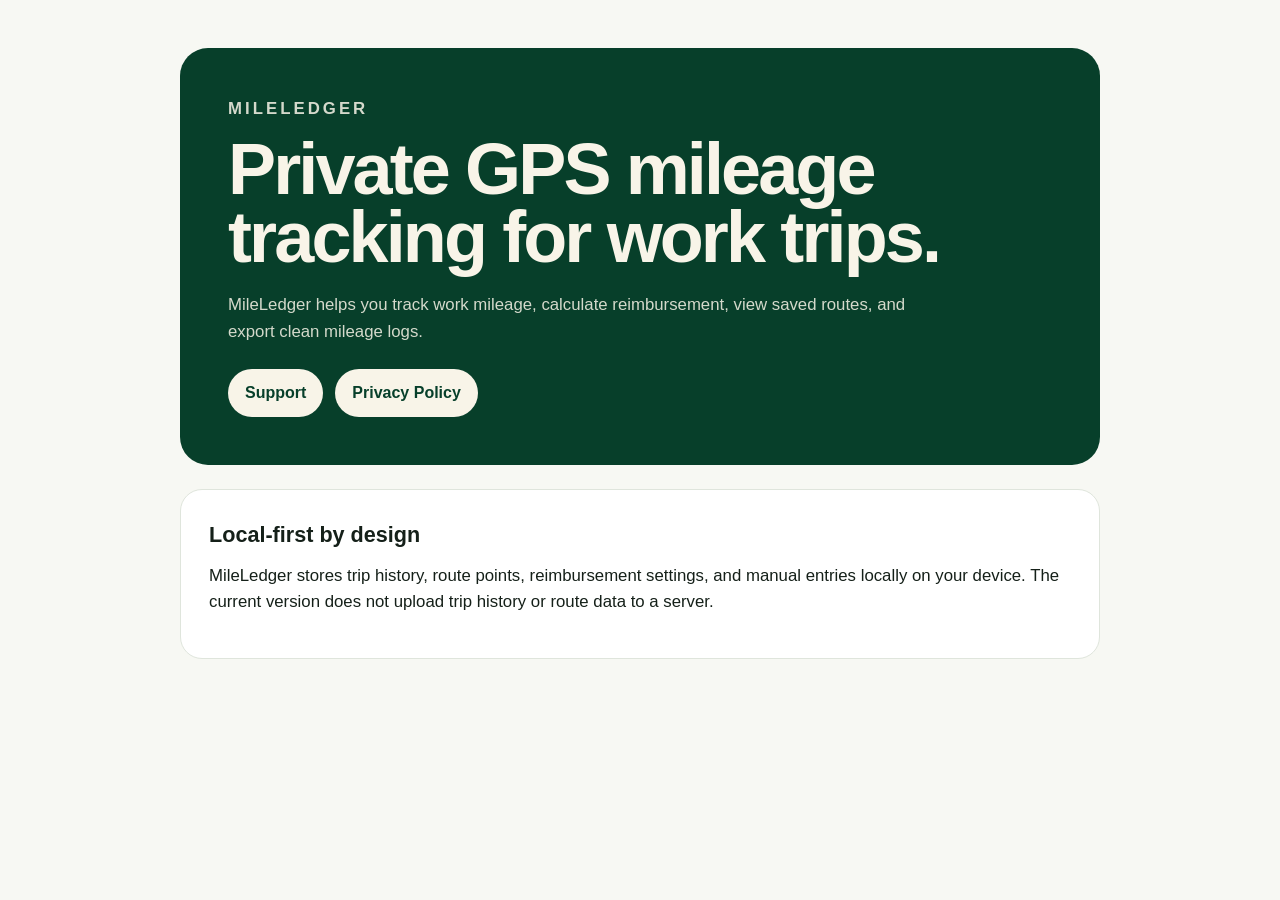
<file: index.html>
<!DOCTYPE html>
<html lang="en">
<head>
  <meta charset="UTF-8" />
  <meta name="viewport" content="width=device-width, initial-scale=1.0" />
  <title>MileLedger</title>
  <link rel="stylesheet" href="styles.css" />
</head>
<body>
  <main class="page">
    <section class="hero">
      <p class="eyebrow">MileLedger</p>
      <h1>Private GPS mileage tracking for work trips.</h1>
      <p class="subtitle">
        MileLedger helps you track work mileage, calculate reimbursement, view saved routes,
        and export clean mileage logs.
      </p>
      <div class="links">
        <a href="support.html">Support</a>
        <a href="privacy.html">Privacy Policy</a>
      </div>
    </section>

    <section class="card">
      <h2>Local-first by design</h2>
      <p>
        MileLedger stores trip history, route points, reimbursement settings, and manual entries
        locally on your device. The current version does not upload trip history or route data to a server.
      </p>
    </section>
  </main>
</body>
</html>
</file>
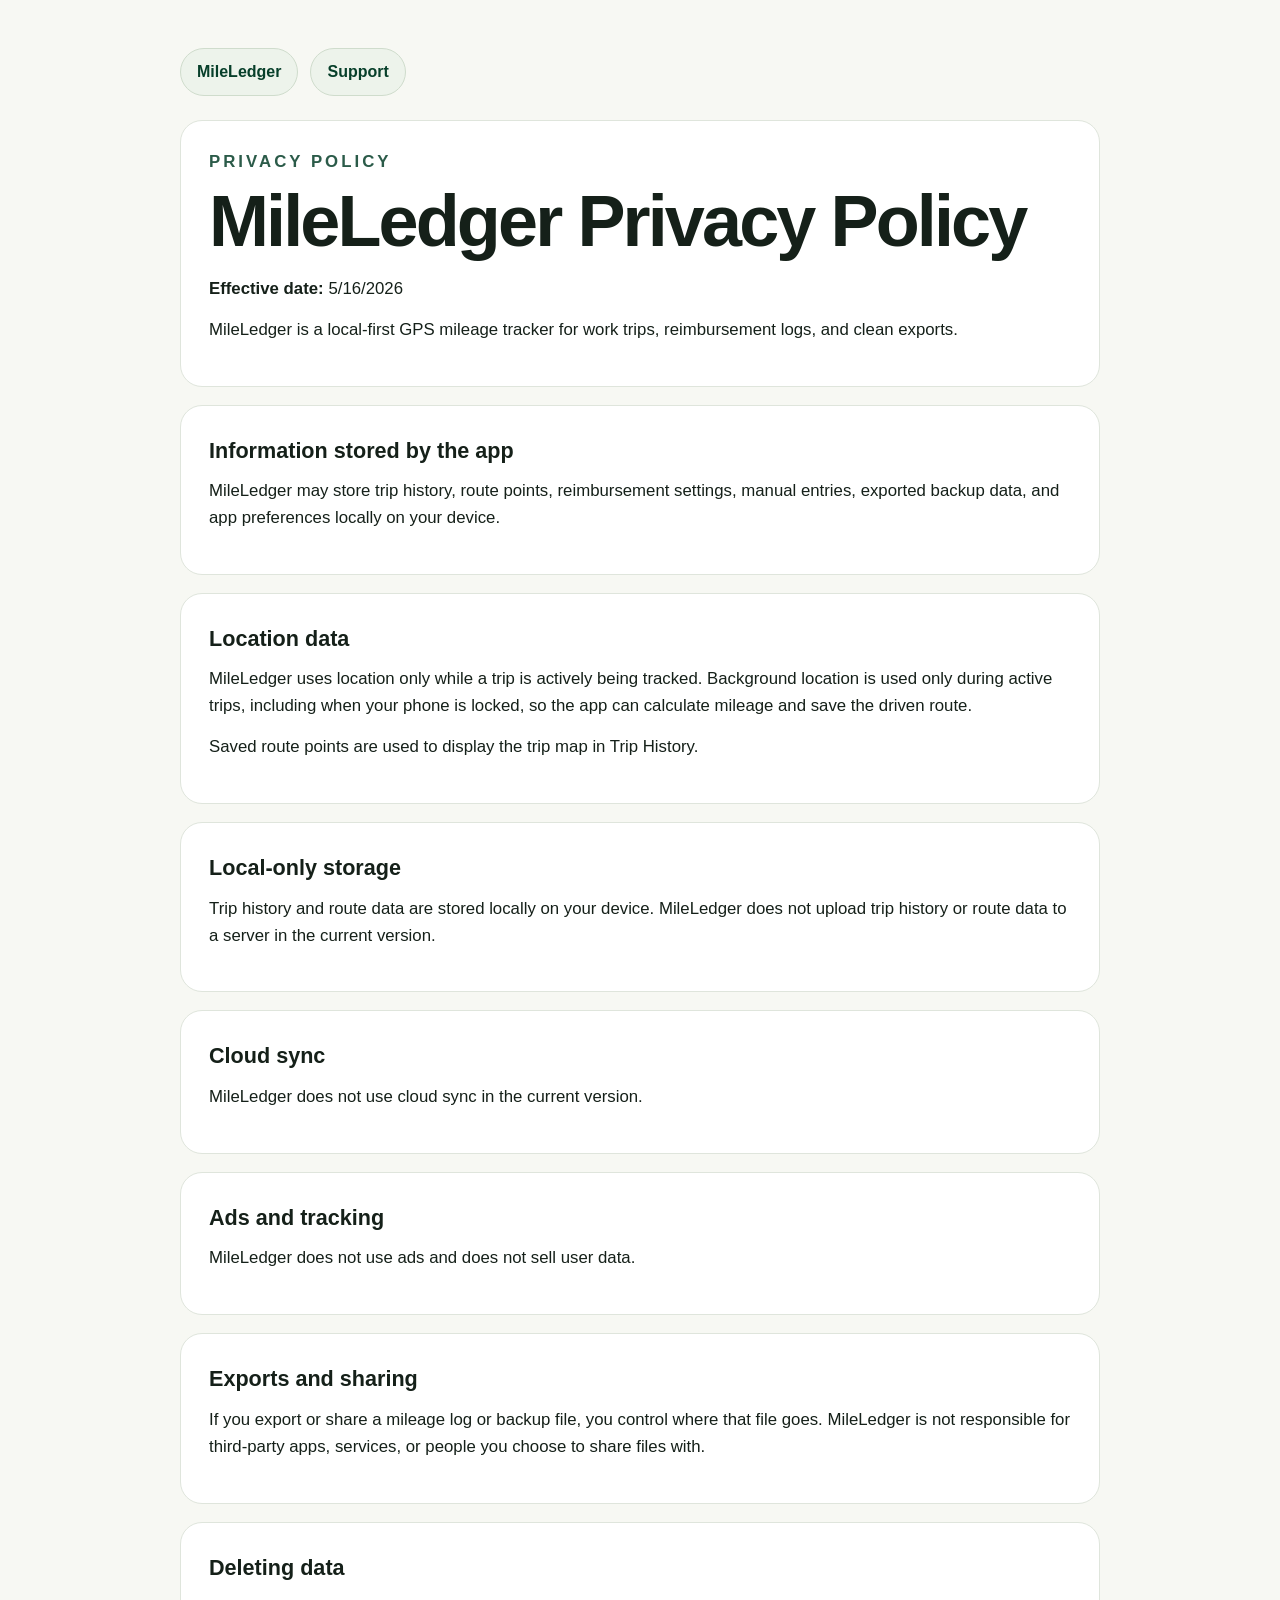
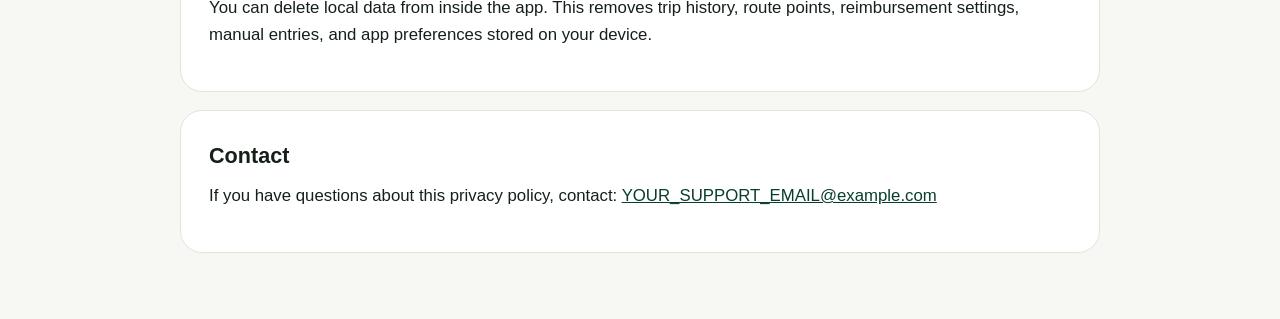
<file: privacy.html>
<!DOCTYPE html>
<html lang="en">
<head>
  <meta charset="UTF-8" />
  <meta name="viewport" content="width=device-width, initial-scale=1.0" />
  <title>MileLedger Privacy Policy</title>
  <link rel="stylesheet" href="styles.css" />
</head>
<body>
  <main class="page">
    <nav class="nav">
      <a href="index.html">MileLedger</a>
      <a href="support.html">Support</a>
    </nav>

    <section class="card">
      <p class="eyebrow">Privacy Policy</p>
      <h1>MileLedger Privacy Policy</h1>
      <p><strong>Effective date:</strong> 5/16/2026</p>
      <p>
        MileLedger is a local-first GPS mileage tracker for work trips, reimbursement logs,
        and clean exports.
      </p>
    </section>

    <section class="card">
      <h2>Information stored by the app</h2>
      <p>
        MileLedger may store trip history, route points, reimbursement settings, manual entries,
        exported backup data, and app preferences locally on your device.
      </p>
    </section>

    <section class="card">
      <h2>Location data</h2>
      <p>
        MileLedger uses location only while a trip is actively being tracked. Background location
        is used only during active trips, including when your phone is locked, so the app can calculate
        mileage and save the driven route.
      </p>
      <p>
        Saved route points are used to display the trip map in Trip History.
      </p>
    </section>

    <section class="card">
      <h2>Local-only storage</h2>
      <p>
        Trip history and route data are stored locally on your device. MileLedger does not upload
        trip history or route data to a server in the current version.
      </p>
    </section>

    <section class="card">
      <h2>Cloud sync</h2>
      <p>
        MileLedger does not use cloud sync in the current version.
      </p>
    </section>

    <section class="card">
      <h2>Ads and tracking</h2>
      <p>
        MileLedger does not use ads and does not sell user data.
      </p>
    </section>

    <section class="card">
      <h2>Exports and sharing</h2>
      <p>
        If you export or share a mileage log or backup file, you control where that file goes.
        MileLedger is not responsible for third-party apps, services, or people you choose to share files with.
      </p>
    </section>

    <section class="card">
      <h2>Deleting data</h2>
      <p>
        You can delete local data from inside the app. This removes trip history, route points,
        reimbursement settings, manual entries, and app preferences stored on your device.
      </p>
    </section>

    <section class="card">
      <h2>Contact</h2>
      <p>
        If you have questions about this privacy policy, contact:
        <a href="mailto:YOUR_SUPPORT_EMAIL@example.com">YOUR_SUPPORT_EMAIL@example.com</a>
      </p>
    </section>
  </main>
</body>
</html>
</file>
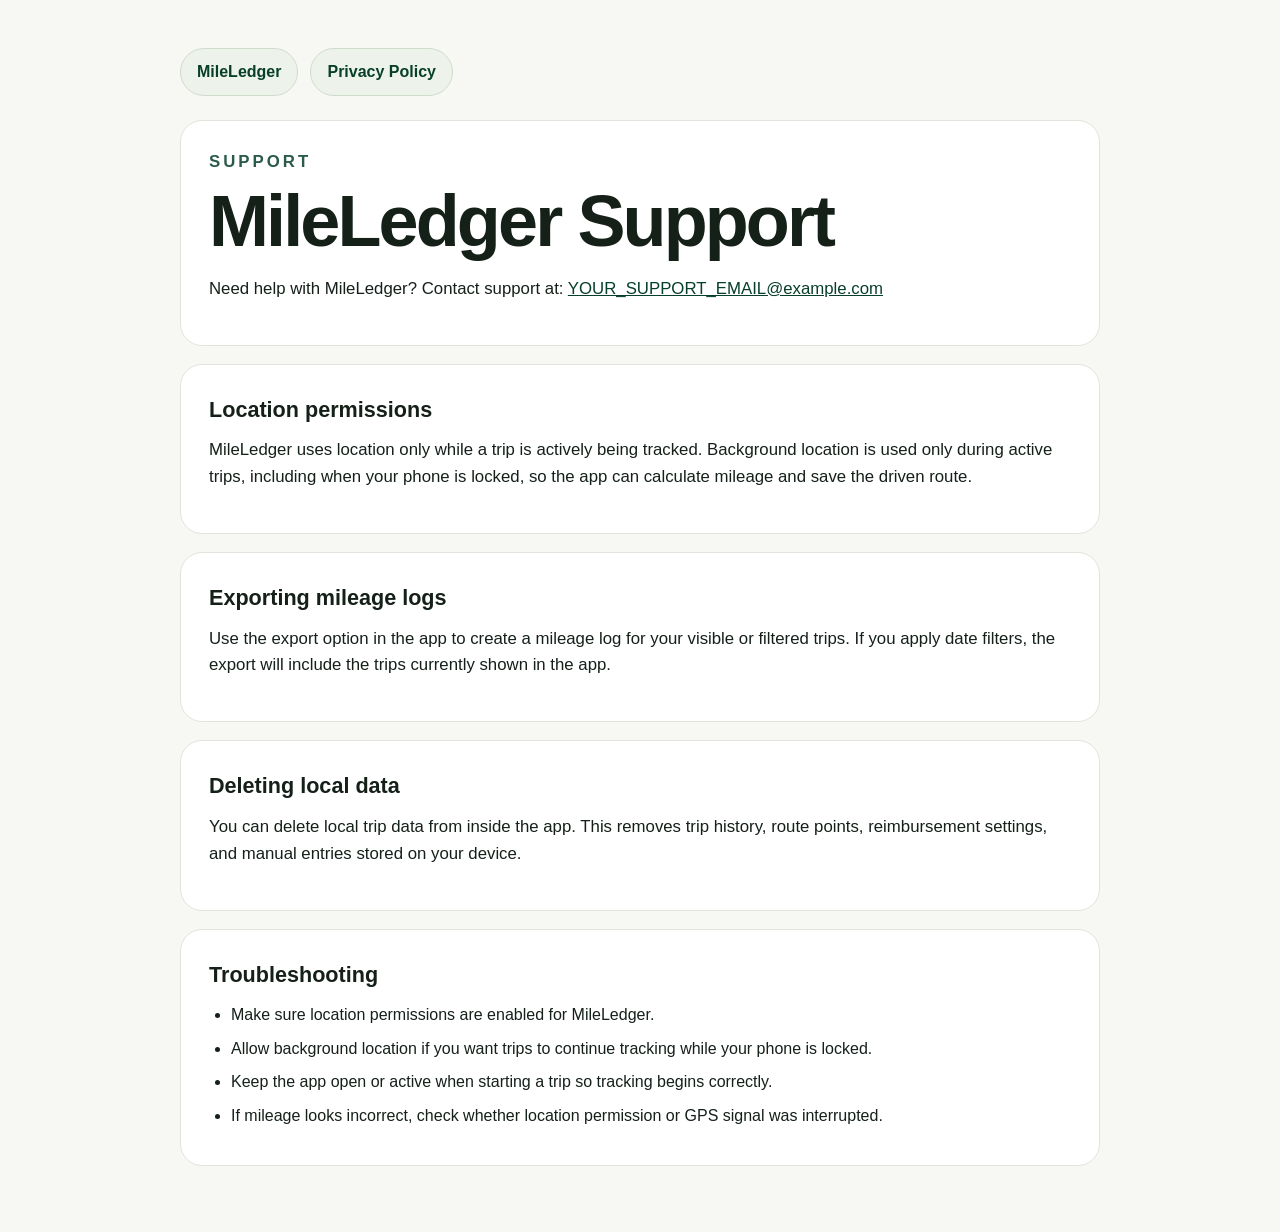
<file: support.html>
<!DOCTYPE html>
<html lang="en">
<head>
  <meta charset="UTF-8" />
  <meta name="viewport" content="width=device-width, initial-scale=1.0" />
  <title>MileLedger Support</title>
  <link rel="stylesheet" href="styles.css" />
</head>
<body>
  <main class="page">
    <nav class="nav">
      <a href="index.html">MileLedger</a>
      <a href="privacy.html">Privacy Policy</a>
    </nav>

    <section class="card">
      <p class="eyebrow">Support</p>
      <h1>MileLedger Support</h1>
      <p>
        Need help with MileLedger? Contact support at:
        <a href="mailto:YOUR_SUPPORT_EMAIL@example.com">YOUR_SUPPORT_EMAIL@example.com</a>
      </p>
    </section>

    <section class="card">
      <h2>Location permissions</h2>
      <p>
        MileLedger uses location only while a trip is actively being tracked. Background location
        is used only during active trips, including when your phone is locked, so the app can calculate
        mileage and save the driven route.
      </p>
    </section>

    <section class="card">
      <h2>Exporting mileage logs</h2>
      <p>
        Use the export option in the app to create a mileage log for your visible or filtered trips.
        If you apply date filters, the export will include the trips currently shown in the app.
      </p>
    </section>

    <section class="card">
      <h2>Deleting local data</h2>
      <p>
        You can delete local trip data from inside the app. This removes trip history, route points,
        reimbursement settings, and manual entries stored on your device.
      </p>
    </section>

    <section class="card">
      <h2>Troubleshooting</h2>
      <ul>
        <li>Make sure location permissions are enabled for MileLedger.</li>
        <li>Allow background location if you want trips to continue tracking while your phone is locked.</li>
        <li>Keep the app open or active when starting a trip so tracking begins correctly.</li>
        <li>If mileage looks incorrect, check whether location permission or GPS signal was interrupted.</li>
      </ul>
    </section>
  </main>
</body>
</html>
</file>
<file: styles.css>
:root {
  --green: #073f2a;
  --green-dark: #04291c;
  --cream: #f8f4e8;
  --text: #152019;
  --muted: #5f6b63;
  --border: #dfe5dc;
  --card: #ffffff;
  --background: #f7f8f3;
}

* {
  box-sizing: border-box;
}

body {
  margin: 0;
  font-family: -apple-system, BlinkMacSystemFont, "Segoe UI", sans-serif;
  background: var(--background);
  color: var(--text);
  line-height: 1.6;
}

.page {
  width: min(920px, calc(100% - 32px));
  margin: 0 auto;
  padding: 48px 0;
}

.hero {
  background: var(--green);
  color: var(--cream);
  padding: 48px;
  border-radius: 28px;
  margin-bottom: 24px;
}

.eyebrow {
  text-transform: uppercase;
  letter-spacing: 0.18em;
  font-weight: 800;
  color: inherit;
  opacity: 0.85;
  margin: 0 0 12px;
}

h1 {
  font-size: clamp(2.2rem, 7vw, 4.5rem);
  line-height: 0.95;
  margin: 0 0 20px;
  letter-spacing: -0.04em;
}

h2 {
  font-size: 1.35rem;
  margin: 0 0 10px;
}

p {
  font-size: 1.05rem;
  margin: 0 0 14px;
}

.subtitle {
  max-width: 720px;
  color: rgba(248, 244, 232, 0.85);
}

.links {
  display: flex;
  gap: 12px;
  flex-wrap: wrap;
  margin-top: 24px;
}

.links a,
.nav a {
  display: inline-block;
  text-decoration: none;
  font-weight: 800;
  color: var(--green);
  background: var(--cream);
  border: 1px solid rgba(248, 244, 232, 0.45);
  padding: 10px 16px;
  border-radius: 999px;
}

.card {
  background: var(--card);
  border: 1px solid var(--border);
  border-radius: 22px;
  padding: 28px;
  margin-bottom: 18px;
}

.card .eyebrow {
  color: var(--green);
}

.nav {
  display: flex;
  gap: 12px;
  flex-wrap: wrap;
  margin-bottom: 24px;
}

.nav a {
  background: #edf3eb;
  border-color: #cfdccc;
}

a {
  color: var(--green);
}

ul {
  margin: 0;
  padding-left: 22px;
}

li {
  margin-bottom: 8px;
}

@media (max-width: 640px) {
  .page {
    width: min(100% - 24px, 920px);
    padding: 24px 0;
  }

  .hero {
    padding: 32px 24px;
    border-radius: 22px;
  }

  .card {
    padding: 22px;
  }
}
</file>
